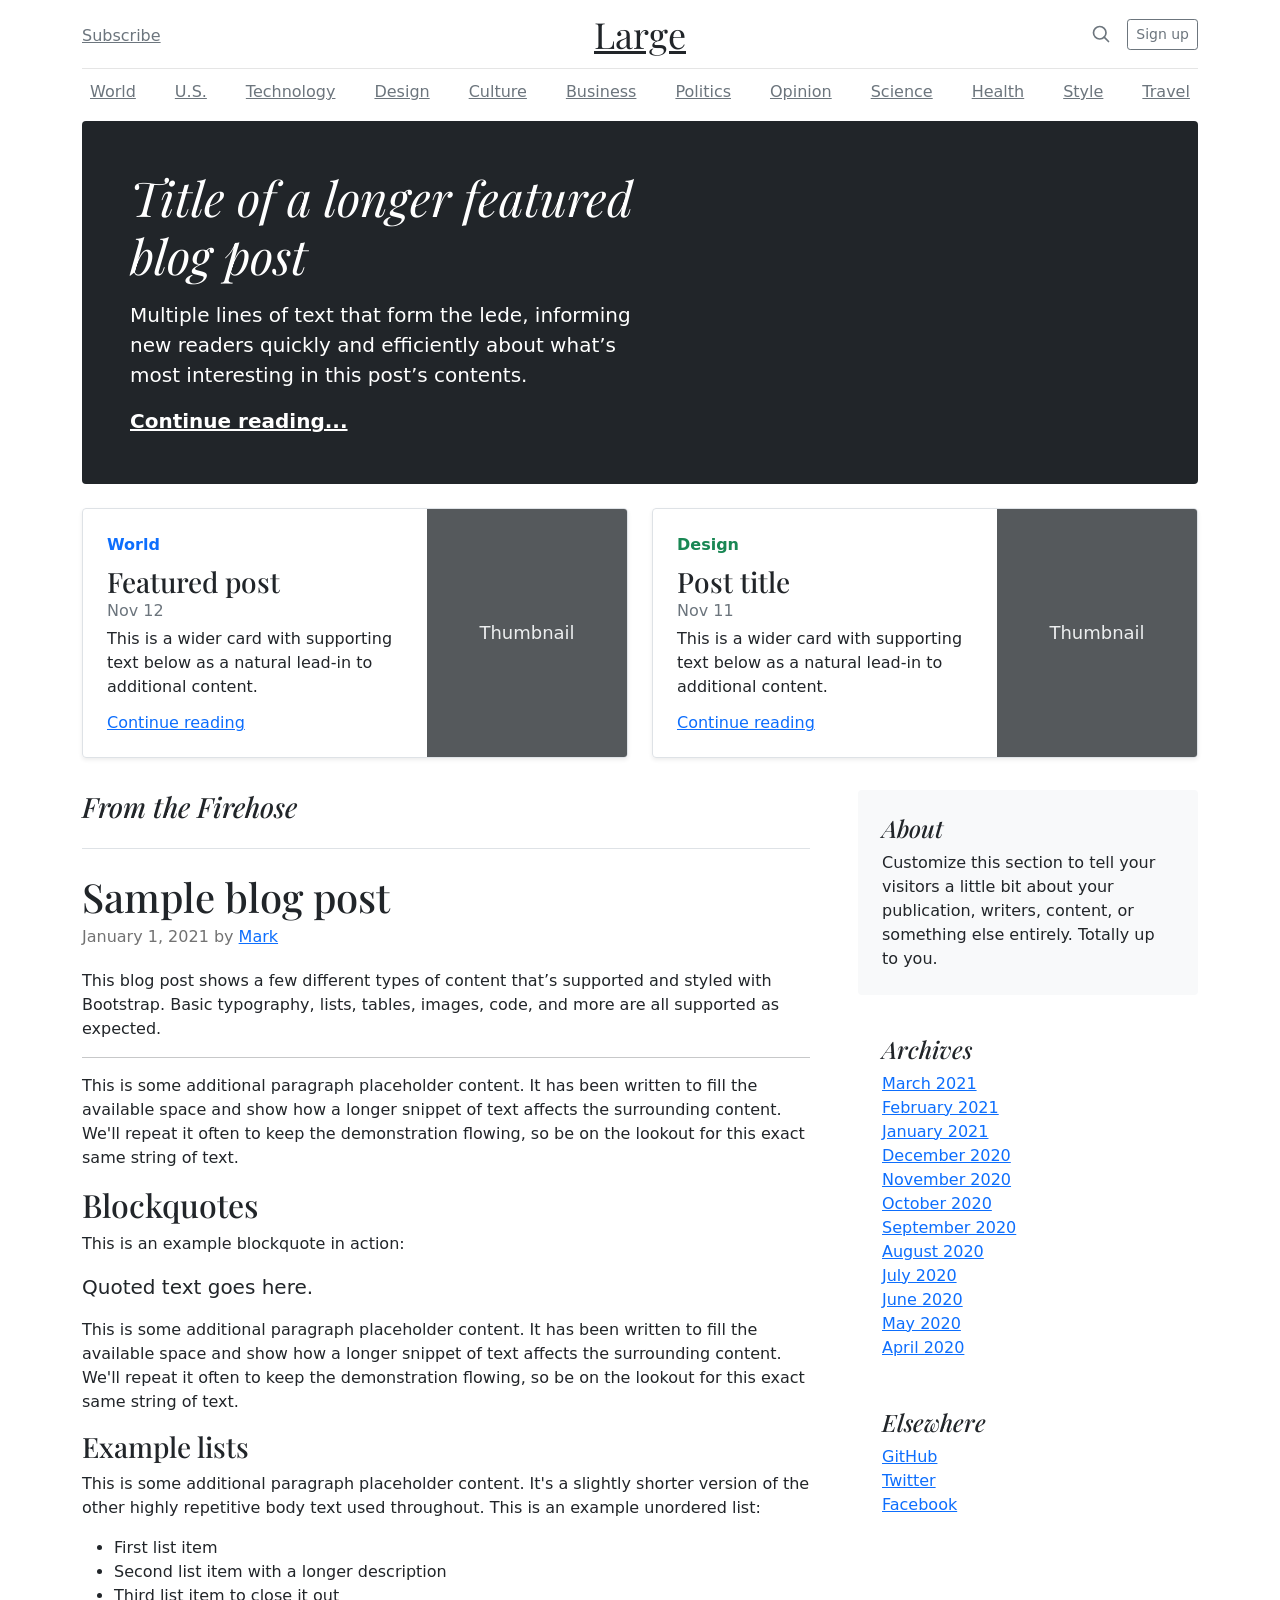
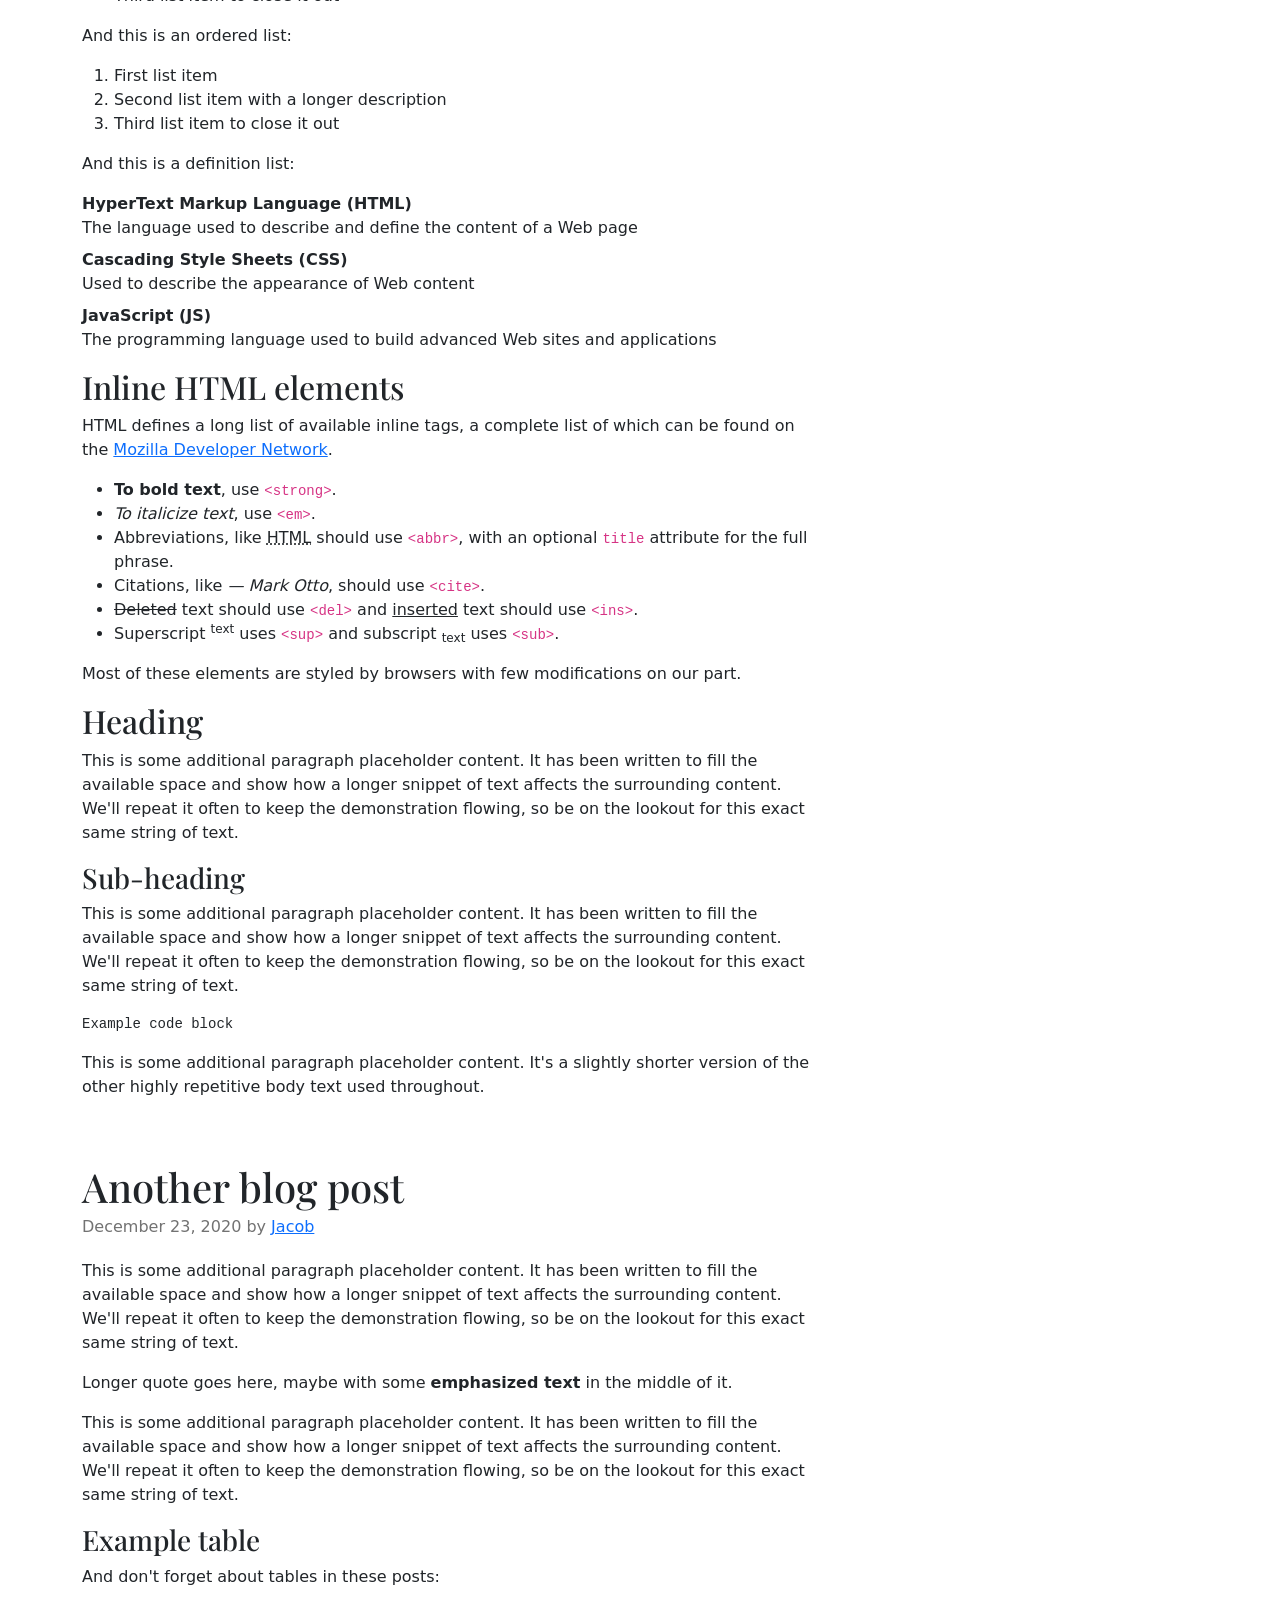
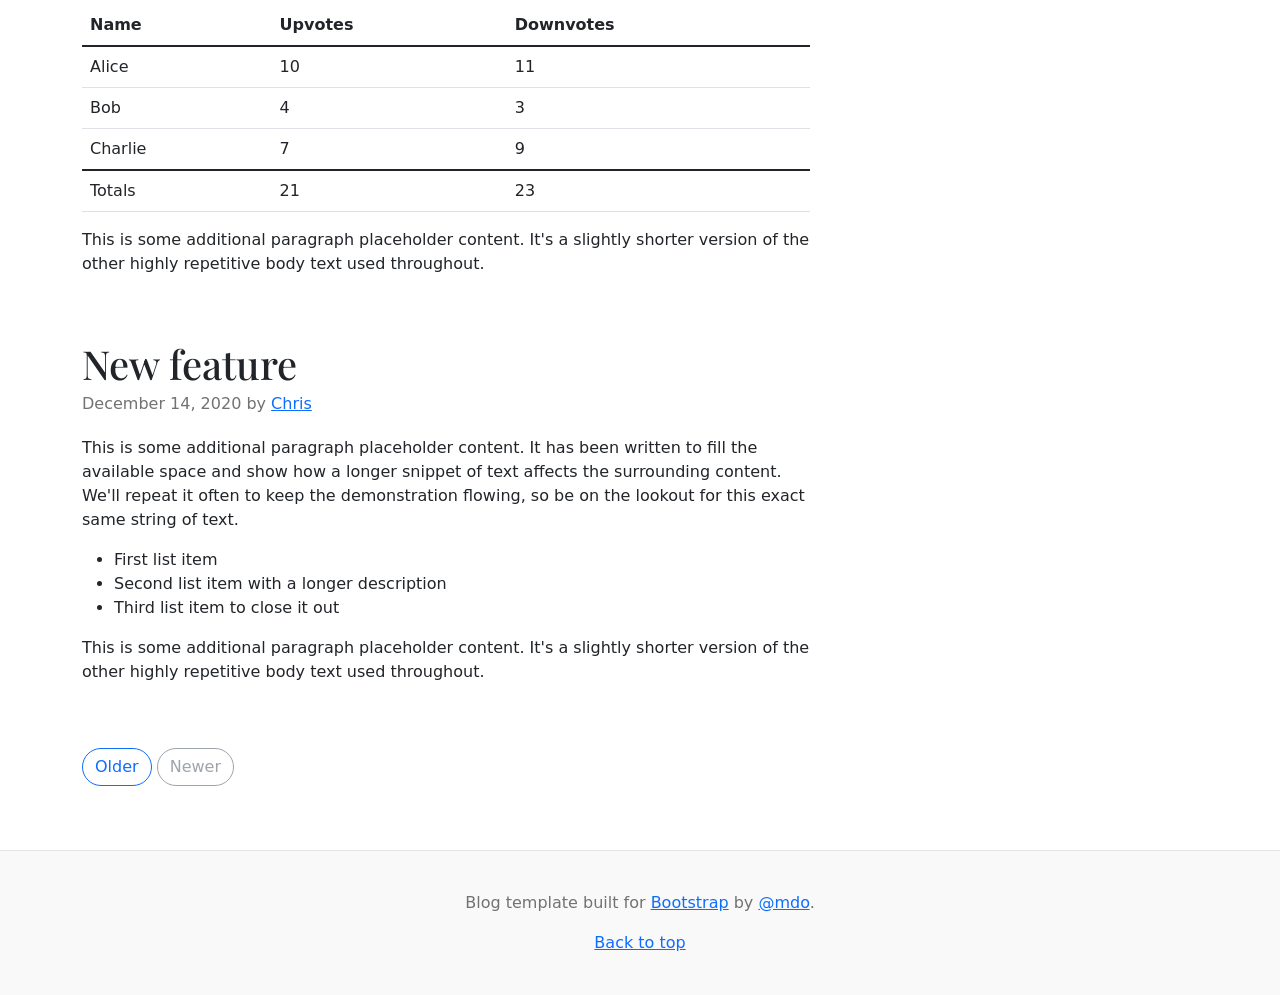
<file: index.html>
<!doctype html>
<html lang="en">
  <head>
    <meta charset="utf-8">
    <meta name="viewport" content="width=device-width, initial-scale=1">
    <meta name="description" content="">
    <meta name="author" content="Mark Otto, Jacob Thornton, and Bootstrap contributors">
    <meta name="generator" content="Hugo 0.88.1">
    <title>Blog Template · Bootstrap v5.1</title>

    <link rel="canonical" href="https://getbootstrap.com/docs/5.1/examples/blog/">

    

    <!-- Bootstrap core CSS -->
<link href="bootstrap.min.css" rel="stylesheet">

    <style>
      .bd-placeholder-img {
        font-size: 1.125rem;
        text-anchor: middle;
        -webkit-user-select: none;
        -moz-user-select: none;
        user-select: none;
      }

      @media (min-width: 768px) {
        .bd-placeholder-img-lg {
          font-size: 3.5rem;
        }
      }
    </style>

    
    <!-- Custom styles for this template -->
    <link href="https://fonts.googleapis.com/css?family=Playfair&#43;Display:700,900&amp;display=swap" rel="stylesheet">
    <!-- Custom styles for this template -->
    <link href="blog.css" rel="stylesheet">
  </head>
  <body>
    
<div class="container">
  <header class="blog-header py-3">
    <div class="row flex-nowrap justify-content-between align-items-center">
      <div class="col-4 pt-1">
        <a class="link-secondary" href="#">Subscribe</a>
      </div>
      <div class="col-4 text-center">
        <a class="blog-header-logo text-dark" href="#">Large</a>
      </div>
      <div class="col-4 d-flex justify-content-end align-items-center">
        <a class="link-secondary" href="#" aria-label="Search">
          <svg xmlns="http://www.w3.org/2000/svg" width="20" height="20" fill="none" stroke="currentColor" stroke-linecap="round" stroke-linejoin="round" stroke-width="2" class="mx-3" role="img" viewBox="0 0 24 24"><title>Search</title><circle cx="10.5" cy="10.5" r="7.5"/><path d="M21 21l-5.2-5.2"/></svg>
        </a>
        <a class="btn btn-sm btn-outline-secondary" href="#">Sign up</a>
      </div>
    </div>
  </header>

  <div class="nav-scroller py-1 mb-2">
    <nav class="nav d-flex justify-content-between">
      <a class="p-2 link-secondary" href="#">World</a>
      <a class="p-2 link-secondary" href="#">U.S.</a>
      <a class="p-2 link-secondary" href="#">Technology</a>
      <a class="p-2 link-secondary" href="#">Design</a>
      <a class="p-2 link-secondary" href="#">Culture</a>
      <a class="p-2 link-secondary" href="#">Business</a>
      <a class="p-2 link-secondary" href="#">Politics</a>
      <a class="p-2 link-secondary" href="#">Opinion</a>
      <a class="p-2 link-secondary" href="#">Science</a>
      <a class="p-2 link-secondary" href="#">Health</a>
      <a class="p-2 link-secondary" href="#">Style</a>
      <a class="p-2 link-secondary" href="#">Travel</a>
    </nav>
  </div>
</div>

<main class="container">
  <div class="p-4 p-md-5 mb-4 text-white rounded bg-dark">
    <div class="col-md-6 px-0">
      <h1 class="display-4 fst-italic">Title of a longer featured blog post</h1>
      <p class="lead my-3">Multiple lines of text that form the lede, informing new readers quickly and efficiently about what’s most interesting in this post’s contents.</p>
      <p class="lead mb-0"><a href="#" class="text-white fw-bold">Continue reading...</a></p>
    </div>
  </div>

  <div class="row mb-2">
    <div class="col-md-6">
      <div class="row g-0 border rounded overflow-hidden flex-md-row mb-4 shadow-sm h-md-250 position-relative">
        <div class="col p-4 d-flex flex-column position-static">
          <strong class="d-inline-block mb-2 text-primary">World</strong>
          <h3 class="mb-0">Featured post</h3>
          <div class="mb-1 text-muted">Nov 12</div>
          <p class="card-text mb-auto">This is a wider card with supporting text below as a natural lead-in to additional content.</p>
          <a href="#" class="stretched-link">Continue reading</a>
        </div>
        <div class="col-auto d-none d-lg-block">
          <svg class="bd-placeholder-img" width="200" height="250" xmlns="http://www.w3.org/2000/svg" role="img" aria-label="Placeholder: Thumbnail" preserveAspectRatio="xMidYMid slice" focusable="false"><title>Placeholder</title><rect width="100%" height="100%" fill="#55595c"/><text x="50%" y="50%" fill="#eceeef" dy=".3em">Thumbnail</text></svg>

        </div>
      </div>
    </div>
    <div class="col-md-6">
      <div class="row g-0 border rounded overflow-hidden flex-md-row mb-4 shadow-sm h-md-250 position-relative">
        <div class="col p-4 d-flex flex-column position-static">
          <strong class="d-inline-block mb-2 text-success">Design</strong>
          <h3 class="mb-0">Post title</h3>
          <div class="mb-1 text-muted">Nov 11</div>
          <p class="mb-auto">This is a wider card with supporting text below as a natural lead-in to additional content.</p>
          <a href="#" class="stretched-link">Continue reading</a>
        </div>
        <div class="col-auto d-none d-lg-block">
          <svg class="bd-placeholder-img" width="200" height="250" xmlns="http://www.w3.org/2000/svg" role="img" aria-label="Placeholder: Thumbnail" preserveAspectRatio="xMidYMid slice" focusable="false"><title>Placeholder</title><rect width="100%" height="100%" fill="#55595c"/><text x="50%" y="50%" fill="#eceeef" dy=".3em">Thumbnail</text></svg>

        </div>
      </div>
    </div>
  </div>

  <div class="row g-5">
    <div class="col-md-8">
      <h3 class="pb-4 mb-4 fst-italic border-bottom">
        From the Firehose
      </h3>

      <article class="blog-post">
        <h2 class="blog-post-title">Sample blog post</h2>
        <p class="blog-post-meta">January 1, 2021 by <a href="#">Mark</a></p>

        <p>This blog post shows a few different types of content that’s supported and styled with Bootstrap. Basic typography, lists, tables, images, code, and more are all supported as expected.</p>
        <hr>
        <p>This is some additional paragraph placeholder content. It has been written to fill the available space and show how a longer snippet of text affects the surrounding content. We'll repeat it often to keep the demonstration flowing, so be on the lookout for this exact same string of text.</p>
        <h2>Blockquotes</h2>
        <p>This is an example blockquote in action:</p>
        <blockquote class="blockquote">
          <p>Quoted text goes here.</p>
        </blockquote>
        <p>This is some additional paragraph placeholder content. It has been written to fill the available space and show how a longer snippet of text affects the surrounding content. We'll repeat it often to keep the demonstration flowing, so be on the lookout for this exact same string of text.</p>
        <h3>Example lists</h3>
        <p>This is some additional paragraph placeholder content. It's a slightly shorter version of the other highly repetitive body text used throughout. This is an example unordered list:</p>
        <ul>
          <li>First list item</li>
          <li>Second list item with a longer description</li>
          <li>Third list item to close it out</li>
        </ul>
        <p>And this is an ordered list:</p>
        <ol>
          <li>First list item</li>
          <li>Second list item with a longer description</li>
          <li>Third list item to close it out</li>
        </ol>
        <p>And this is a definition list:</p>
        <dl>
          <dt>HyperText Markup Language (HTML)</dt>
          <dd>The language used to describe and define the content of a Web page</dd>
          <dt>Cascading Style Sheets (CSS)</dt>
          <dd>Used to describe the appearance of Web content</dd>
          <dt>JavaScript (JS)</dt>
          <dd>The programming language used to build advanced Web sites and applications</dd>
        </dl>
        <h2>Inline HTML elements</h2>
        <p>HTML defines a long list of available inline tags, a complete list of which can be found on the <a href="https://developer.mozilla.org/en-US/docs/Web/HTML/Element">Mozilla Developer Network</a>.</p>
        <ul>
          <li><strong>To bold text</strong>, use <code class="language-plaintext highlighter-rouge">&lt;strong&gt;</code>.</li>
          <li><em>To italicize text</em>, use <code class="language-plaintext highlighter-rouge">&lt;em&gt;</code>.</li>
          <li>Abbreviations, like <abbr title="HyperText Markup Langage">HTML</abbr> should use <code class="language-plaintext highlighter-rouge">&lt;abbr&gt;</code>, with an optional <code class="language-plaintext highlighter-rouge">title</code> attribute for the full phrase.</li>
          <li>Citations, like <cite>— Mark Otto</cite>, should use <code class="language-plaintext highlighter-rouge">&lt;cite&gt;</code>.</li>
          <li><del>Deleted</del> text should use <code class="language-plaintext highlighter-rouge">&lt;del&gt;</code> and <ins>inserted</ins> text should use <code class="language-plaintext highlighter-rouge">&lt;ins&gt;</code>.</li>
          <li>Superscript <sup>text</sup> uses <code class="language-plaintext highlighter-rouge">&lt;sup&gt;</code> and subscript <sub>text</sub> uses <code class="language-plaintext highlighter-rouge">&lt;sub&gt;</code>.</li>
        </ul>
        <p>Most of these elements are styled by browsers with few modifications on our part.</p>
        <h2>Heading</h2>
        <p>This is some additional paragraph placeholder content. It has been written to fill the available space and show how a longer snippet of text affects the surrounding content. We'll repeat it often to keep the demonstration flowing, so be on the lookout for this exact same string of text.</p>
        <h3>Sub-heading</h3>
        <p>This is some additional paragraph placeholder content. It has been written to fill the available space and show how a longer snippet of text affects the surrounding content. We'll repeat it often to keep the demonstration flowing, so be on the lookout for this exact same string of text.</p>
        <pre><code>Example code block</code></pre>
        <p>This is some additional paragraph placeholder content. It's a slightly shorter version of the other highly repetitive body text used throughout.</p>
      </article>

      <article class="blog-post">
        <h2 class="blog-post-title">Another blog post</h2>
        <p class="blog-post-meta">December 23, 2020 by <a href="#">Jacob</a></p>

        <p>This is some additional paragraph placeholder content. It has been written to fill the available space and show how a longer snippet of text affects the surrounding content. We'll repeat it often to keep the demonstration flowing, so be on the lookout for this exact same string of text.</p>
        <blockquote>
          <p>Longer quote goes here, maybe with some <strong>emphasized text</strong> in the middle of it.</p>
        </blockquote>
        <p>This is some additional paragraph placeholder content. It has been written to fill the available space and show how a longer snippet of text affects the surrounding content. We'll repeat it often to keep the demonstration flowing, so be on the lookout for this exact same string of text.</p>
        <h3>Example table</h3>
        <p>And don't forget about tables in these posts:</p>
        <table class="table">
          <thead>
            <tr>
              <th>Name</th>
              <th>Upvotes</th>
              <th>Downvotes</th>
            </tr>
          </thead>
          <tbody>
            <tr>
              <td>Alice</td>
              <td>10</td>
              <td>11</td>
            </tr>
            <tr>
              <td>Bob</td>
              <td>4</td>
              <td>3</td>
            </tr>
            <tr>
              <td>Charlie</td>
              <td>7</td>
              <td>9</td>
            </tr>
          </tbody>
          <tfoot>
            <tr>
              <td>Totals</td>
              <td>21</td>
              <td>23</td>
            </tr>
          </tfoot>
        </table>

        <p>This is some additional paragraph placeholder content. It's a slightly shorter version of the other highly repetitive body text used throughout.</p>
      </article>

      <article class="blog-post">
        <h2 class="blog-post-title">New feature</h2>
        <p class="blog-post-meta">December 14, 2020 by <a href="#">Chris</a></p>

        <p>This is some additional paragraph placeholder content. It has been written to fill the available space and show how a longer snippet of text affects the surrounding content. We'll repeat it often to keep the demonstration flowing, so be on the lookout for this exact same string of text.</p>
        <ul>
          <li>First list item</li>
          <li>Second list item with a longer description</li>
          <li>Third list item to close it out</li>
        </ul>
        <p>This is some additional paragraph placeholder content. It's a slightly shorter version of the other highly repetitive body text used throughout.</p>
      </article>

      <nav class="blog-pagination" aria-label="Pagination">
        <a class="btn btn-outline-primary" href="#">Older</a>
        <a class="btn btn-outline-secondary disabled">Newer</a>
      </nav>

    </div>

    <div class="col-md-4">
      <div class="position-sticky" style="top: 2rem;">
        <div class="p-4 mb-3 bg-light rounded">
          <h4 class="fst-italic">About</h4>
          <p class="mb-0">Customize this section to tell your visitors a little bit about your publication, writers, content, or something else entirely. Totally up to you.</p>
        </div>

        <div class="p-4">
          <h4 class="fst-italic">Archives</h4>
          <ol class="list-unstyled mb-0">
            <li><a href="#">March 2021</a></li>
            <li><a href="#">February 2021</a></li>
            <li><a href="#">January 2021</a></li>
            <li><a href="#">December 2020</a></li>
            <li><a href="#">November 2020</a></li>
            <li><a href="#">October 2020</a></li>
            <li><a href="#">September 2020</a></li>
            <li><a href="#">August 2020</a></li>
            <li><a href="#">July 2020</a></li>
            <li><a href="#">June 2020</a></li>
            <li><a href="#">May 2020</a></li>
            <li><a href="#">April 2020</a></li>
          </ol>
        </div>

        <div class="p-4">
          <h4 class="fst-italic">Elsewhere</h4>
          <ol class="list-unstyled">
            <li><a href="#">GitHub</a></li>
            <li><a href="#">Twitter</a></li>
            <li><a href="#">Facebook</a></li>
          </ol>
        </div>
      </div>
    </div>
  </div>

</main>

<footer class="blog-footer">
  <p>Blog template built for <a href="https://getbootstrap.com/">Bootstrap</a> by <a href="https://twitter.com/mdo">@mdo</a>.</p>
  <p>
    <a href="#">Back to top</a>
  </p>
</footer>

  </body>
</html>
</file>
<file: blog.css>
/* stylelint-disable selector-list-comma-newline-after */

.blog-header {
  line-height: 1;
  border-bottom: 1px solid #e5e5e5;
}

.blog-header-logo {
  font-family: "Playfair Display", Georgia, "Times New Roman", serif/*rtl:Amiri, Georgia, "Times New Roman", serif*/;
  font-size: 2.25rem;
}

.blog-header-logo:hover {
  text-decoration: none;
}

h1, h2, h3, h4, h5, h6 {
  font-family: "Playfair Display", Georgia, "Times New Roman", serif/*rtl:Amiri, Georgia, "Times New Roman", serif*/;
}

.display-4 {
  font-size: 2.5rem;
}
@media (min-width: 768px) {
  .display-4 {
    font-size: 3rem;
  }
}

.nav-scroller {
  position: relative;
  z-index: 2;
  height: 2.75rem;
  overflow-y: hidden;
}

.nav-scroller .nav {
  display: flex;
  flex-wrap: nowrap;
  padding-bottom: 1rem;
  margin-top: -1px;
  overflow-x: auto;
  text-align: center;
  white-space: nowrap;
  -webkit-overflow-scrolling: touch;
}

.nav-scroller .nav-link {
  padding-top: .75rem;
  padding-bottom: .75rem;
  font-size: .875rem;
}

.card-img-right {
  height: 100%;
  border-radius: 0 3px 3px 0;
}

.flex-auto {
  flex: 0 0 auto;
}

.h-250 { height: 250px; }
@media (min-width: 768px) {
  .h-md-250 { height: 250px; }
}

/* Pagination */
.blog-pagination {
  margin-bottom: 4rem;
}
.blog-pagination > .btn {
  border-radius: 2rem;
}

/*
 * Blog posts
 */
.blog-post {
  margin-bottom: 4rem;
}
.blog-post-title {
  margin-bottom: .25rem;
  font-size: 2.5rem;
}
.blog-post-meta {
  margin-bottom: 1.25rem;
  color: #727272;
}

/*
 * Footer
 */
.blog-footer {
  padding: 2.5rem 0;
  color: #727272;
  text-align: center;
  background-color: #f9f9f9;
  border-top: .05rem solid #e5e5e5;
}
.blog-footer p:last-child {
  margin-bottom: 0;
}


.system a{
  color:#FF00FF;
}

.scripting a{
  color:yellow;
}

.web a{
  color:#00FF00;
}
</file>
